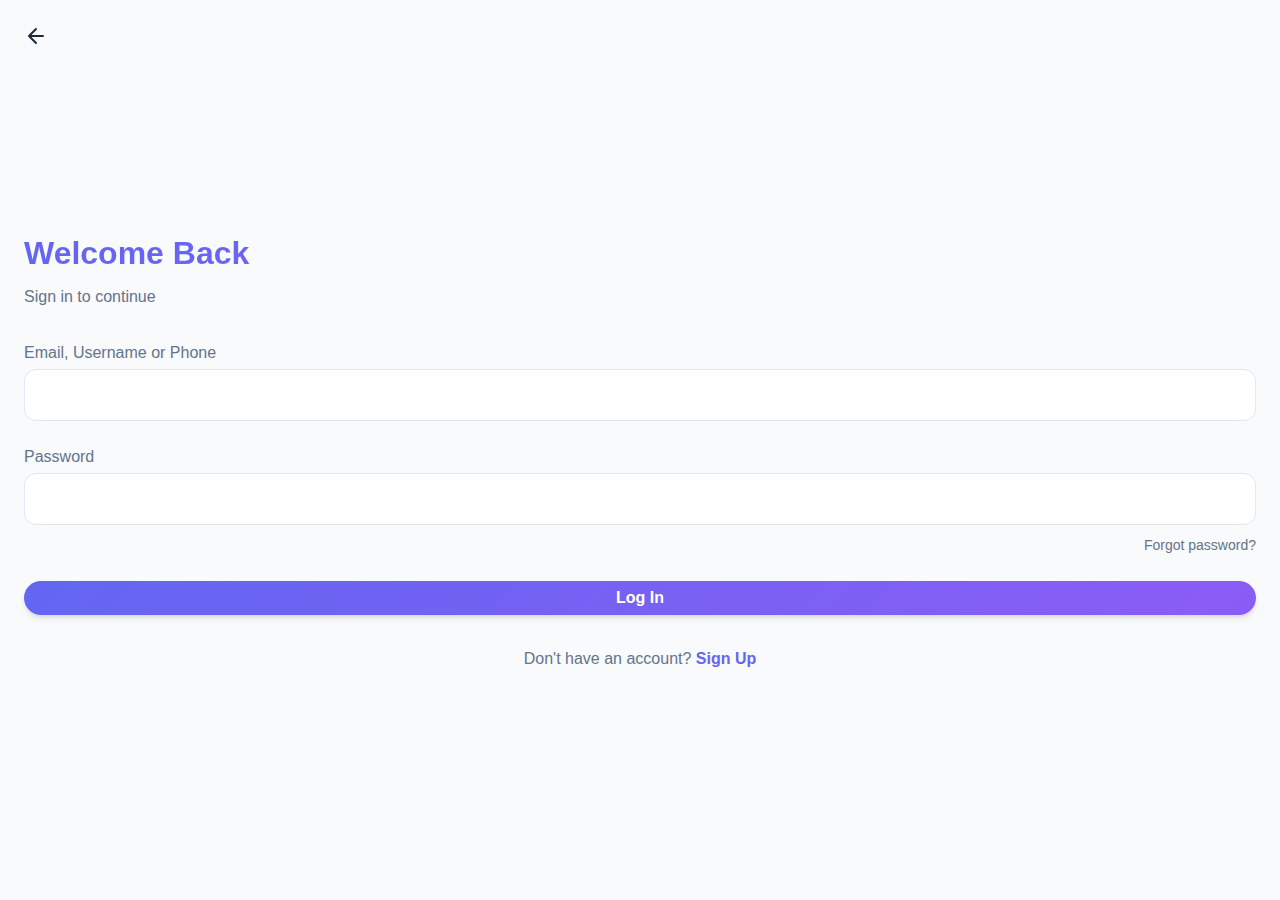
<file: Web Front End Files/index.html>
<!DOCTYPE html>
<html lang="en">
<head>
    <meta charset="UTF-8">
    <meta name="viewport" content="width=device-width, initial-scale=1.0">
    <title>Indigo - Social Media</title>
    <script src="js/utils.js"></script>
    <script src="js/router.js"></script>
    <script>
        // Immediate redirect logic
        const user = localStorage.getItem('currentUser');
        if (!user) {
            window.location.href = 'auth/login.html';
        } else {
            window.location.href = 'feed/feed.html';
        }
    </script>
</head>
<body>
    <!-- Fallback if JS disabled or slow -->
    <p>Redirecting...</p>
</body>
</html>
</file>
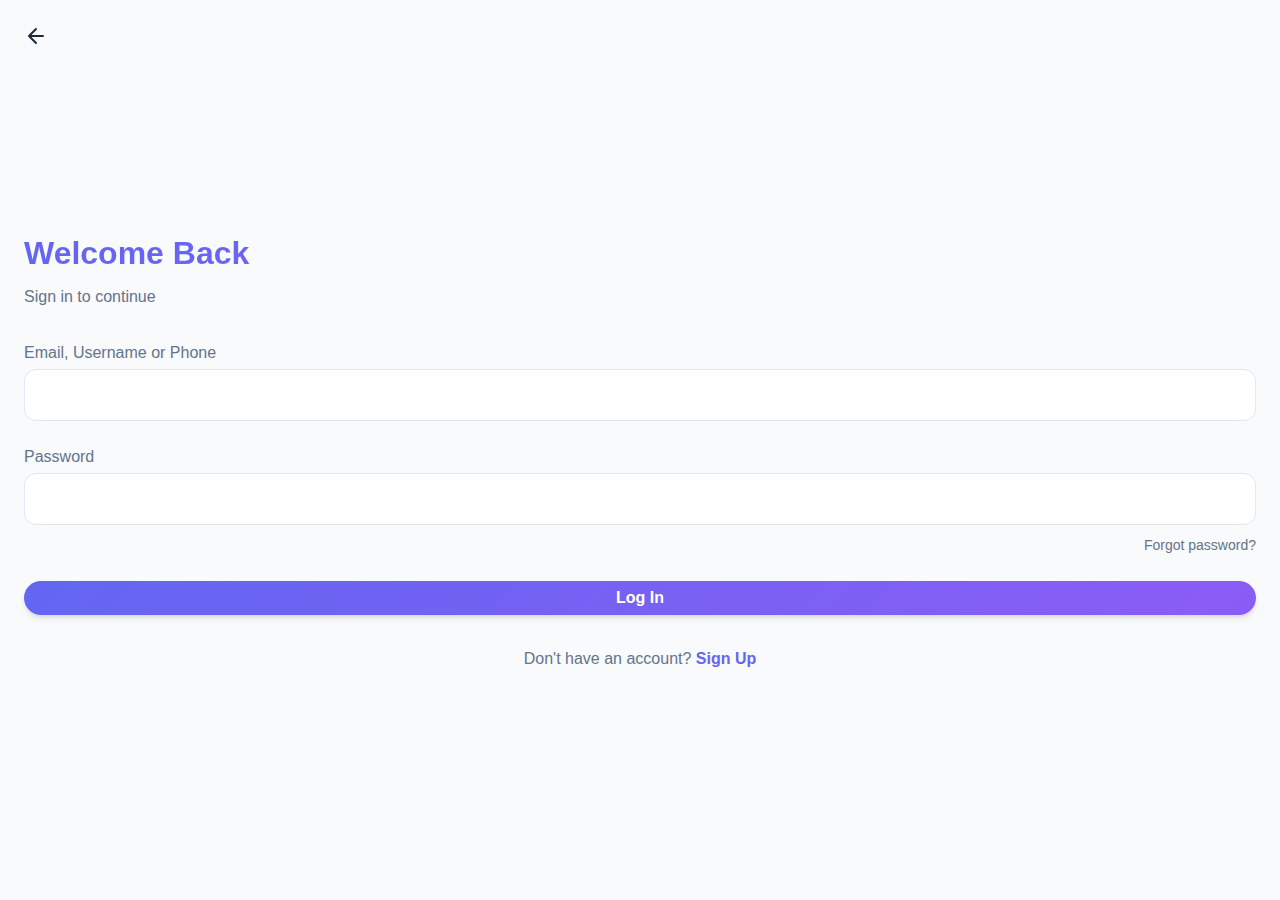
<file: Web Front End Files/auth/login.html>
<!DOCTYPE html>
<html lang="en">
<head>
    <meta charset="UTF-8">
    <meta name="viewport" content="width=device-width, initial-scale=1.0">
    <title>Login - Indigo</title>
    <link rel="stylesheet" href="../css/variables.css">
    <link rel="stylesheet" href="../css/base.css">
    <link rel="stylesheet" href="../css/dark.css">
    <link rel="stylesheet" href="../css/mood.css">
    <link rel="stylesheet" href="auth.css">
</head>
<body>
    <div class="auth-container">
        <a href="#" class="back-arrow" onclick="history.back()">
            <svg xmlns="http://www.w3.org/2000/svg" width="24" height="24" viewBox="0 0 24 24" fill="none" stroke="currentColor" stroke-width="2" stroke-linecap="round" stroke-linejoin="round"><path d="M19 12H5M12 19l-7-7 7-7"/></svg>
        </a>

        <div class="auth-header">
            <h1 class="auth-title text-gradient">Welcome Back</h1>
            <p class="auth-subtitle">Sign in to continue</p>
        </div>

        <form id="login-form">
            <div class="form-group">
                <label class="form-label">Email, Username or Phone</label>
                <input type="text" class="form-input" id="identifier" required>
            </div>
            
            <div class="form-group">
                <label class="form-label">Password</label>
                <input type="password" class="form-input" id="password" required>
                <div style="text-align: right; margin-top: 8px;">
                    <a href="#" style="font-size: 0.875rem; color: var(--text-secondary);">Forgot password?</a>
                </div>
            </div>

            <button type="submit" class="btn-primary" style="width: 100%;">Log In</button>
        </form>

        <div class="auth-footer">
            Don't have an account? <a href="register.html">Sign Up</a>
        </div>
    </div>

    <script src="../js/utils.js"></script>
    <script src="../js/theme.js"></script>
    <script src="login.js"></script>
</body>
</html>
</file>
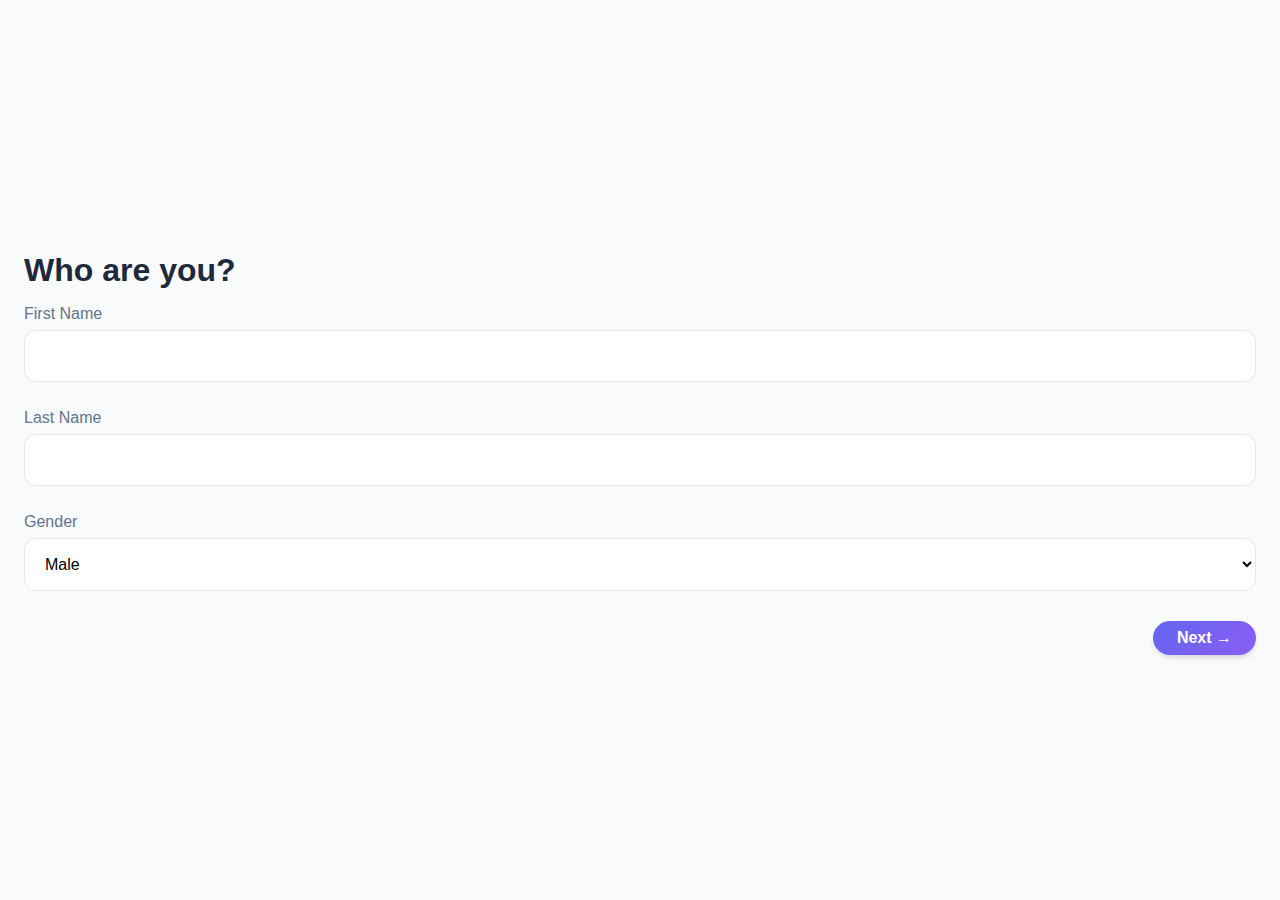
<file: Web Front End Files/auth/register.html>
<!DOCTYPE html>
<html lang="en">
<head>
    <meta charset="UTF-8">
    <meta name="viewport" content="width=device-width, initial-scale=1.0">
    <title>Register - Indigo</title>
    <link rel="stylesheet" href="../css/variables.css">
    <link rel="stylesheet" href="../css/base.css">
    <link rel="stylesheet" href="../css/dark.css">
    <link rel="stylesheet" href="../css/mood.css">
    <link rel="stylesheet" href="auth.css">
</head>
<body>
    <div class="auth-container">
        <div class="back-arrow" id="prev-step">
            <svg xmlns="http://www.w3.org/2000/svg" width="24" height="24" viewBox="0 0 24 24" fill="none" stroke="currentColor" stroke-width="2" stroke-linecap="round" stroke-linejoin="round"><path d="M19 12H5M12 19l-7-7 7-7"/></svg>
        </div>

        <form id="register-form">
            <!-- Step 1: Name & Gender -->
            <div class="step-container active" data-step="1">
                <h1 class="auth-title">Who are you?</h1>
                <div class="form-group">
                    <label class="form-label">First Name</label>
                    <input type="text" class="form-input" name="firstName" required>
                </div>
                <div class="form-group">
                    <label class="form-label">Last Name</label>
                    <input type="text" class="form-input" name="lastName" required>
                </div>
                <div class="form-group">
                    <label class="form-label">Gender</label>
                    <select class="form-input" name="gender">
                        <option value="male">Male</option>
                        <option value="female">Female</option>
                        <option value="other">Other</option>
                    </select>
                </div>
            </div>

            <!-- Step 2: Birthday & Place -->
            <div class="step-container" data-step="2">
                <h1 class="auth-title">When were you born?</h1>
                <div class="form-group">
                    <label class="form-label">Birthday</label>
                    <input type="date" class="form-input" name="birthday" required>
                </div>
                <div class="form-group">
                    <label class="form-label">Place of Birth</label>
                    <input type="text" class="form-input" name="birthplace">
                </div>
            </div>

            <!-- Step 3: Email -->
            <div class="step-container" data-step="3">
                <h1 class="auth-title">Your Email</h1>
                <div class="form-group">
                    <label class="form-label">Email Address</label>
                    <input type="email" class="form-input" name="email" required>
                </div>
            </div>

            <!-- Step 4: Password -->
            <div class="step-container" data-step="4">
                <h1 class="auth-title">Set Password</h1>
                <div class="form-group">
                    <label class="form-label">Password</label>
                    <input type="password" class="form-input" name="password" required>
                </div>
            </div>

            <!-- Step 5: Phone -->
            <div class="step-container" data-step="5">
                <h1 class="auth-title">Phone Number</h1>
                <div class="form-group">
                    <label class="form-label">Country</label>
                    <select class="form-input" name="country">
                        <option value="US">United States (+1)</option>
                        <option value="UK">United Kingdom (+44)</option>
                        <!-- Add more -->
                    </select>
                </div>
                <div class="form-group">
                    <label class="form-label">Phone</label>
                    <input type="tel" class="form-input" name="phone" required>
                </div>
            </div>

            <!-- Step 6: Username -->
            <div class="step-container" data-step="6">
                <h1 class="auth-title">Choose Username</h1>
                <div class="form-group">
                    <label class="form-label">Username</label>
                    <input type="text" class="form-input" name="username" required>
                </div>
            </div>

            <!-- Success -->
            <div class="step-container" data-step="success">
                <h1 class="auth-title text-gradient">Welcome!</h1>
                <p>Your account has been created successfully.</p>
                <div style="text-align: center; margin-top: 40px;">
                    <svg xmlns="http://www.w3.org/2000/svg" width="64" height="64" viewBox="0 0 24 24" fill="none" stroke="var(--success-color)" stroke-width="2" stroke-linecap="round" stroke-linejoin="round"><path d="M22 11.08V12a10 10 0 1 1-5.93-9.14"/><polyline points="22 4 12 14.01 9 11.01"/></svg>
                </div>
            </div>

            <div style="margin-top: 30px; display: flex; justify-content: flex-end;">
                <button type="button" class="btn-primary" id="next-btn">
                    Next <span style="margin-left: 5px;">&rarr;</span>
                </button>
            </div>
        </form>
    </div>

    <script src="../js/utils.js"></script>
    <script src="../js/theme.js"></script>
    <script src="register.js"></script>
</body>
</html>
</file>
<file: Web Front End Files/css/variables.css>
:root {
    /* Main Color System - Indigo/Violet/Soft Blue */
    --primary-color: #6366f1; /* Indigo 500 */
    --primary-hover: #4f46e5; /* Indigo 600 */
    --secondary-color: #8b5cf6; /* Violet 500 */
    --accent-color: #3b82f6; /* Blue 500 */
    
    --bg-color: #f8fafc; /* Slate 50 */
    --surface-color: #ffffff;
    --text-main: #1e293b; /* Slate 800 */
    --text-secondary: #64748b; /* Slate 500 */
    --border-color: #e2e8f0; /* Slate 200 */
    
    --success-color: #10b981;
    --error-color: #ef4444;
    --warning-color: #f59e0b;

    /* Gradients */
    --primary-gradient: linear-gradient(135deg, #6366f1 0%, #8b5cf6 100%);
    --glass-bg: rgba(255, 255, 255, 0.7);
    --glass-border: rgba(255, 255, 255, 0.5);

    /* Spacing & Radius */
    --radius-sm: 8px;
    --radius-md: 12px;
    --radius-lg: 20px;
    --radius-full: 9999px;
    
    --spacing-xs: 4px;
    --spacing-sm: 8px;
    --spacing-md: 16px;
    --spacing-lg: 24px;
    --spacing-xl: 32px;

    /* Shadows */
    --shadow-sm: 0 1px 2px 0 rgb(0 0 0 / 0.05);
    --shadow-md: 0 4px 6px -1px rgb(0 0 0 / 0.1), 0 2px 4px -2px rgb(0 0 0 / 0.1);
    --shadow-lg: 0 10px 15px -3px rgb(0 0 0 / 0.1), 0 4px 6px -4px rgb(0 0 0 / 0.1);
    
    /* Transitions */
    --transition-fast: 0.2s ease;
    --transition-normal: 0.3s ease;
}

/* Dark Mode Variables */
[data-theme="dark"] {
    --bg-color: #0f172a; /* Slate 900 */
    --surface-color: #1e293b; /* Slate 800 */
    --text-main: #f1f5f9; /* Slate 100 */
    --text-secondary: #94a3b8; /* Slate 400 */
    --border-color: #334155; /* Slate 700 */
    
    --glass-bg: rgba(30, 41, 59, 0.7);
    --glass-border: rgba(255, 255, 255, 0.1);
}

/* Mood Mode Variables (Example: Sunset/Warm) */
[data-theme="mood"] {
    --primary-color: #f43f5e; /* Rose 500 */
    --primary-hover: #e11d48; /* Rose 600 */
    --secondary-color: #f97316; /* Orange 500 */
    --bg-color: #fff1f2; /* Rose 50 */
    --surface-color: #ffffff;
    
    --primary-gradient: linear-gradient(135deg, #f43f5e 0%, #f97316 100%);
}
</file>
<file: Web Front End Files/css/base.css>
* {
    margin: 0;
    padding: 0;
    box-sizing: border-box;
    -webkit-tap-highlight-color: transparent;
}

body {
    font-family: 'Inter', -apple-system, BlinkMacSystemFont, "Segoe UI", Roboto, Helvetica, Arial, sans-serif;
    background-color: var(--bg-color);
    color: var(--text-main);
    line-height: 1.5;
    transition: background-color var(--transition-normal), color var(--transition-normal);
    overflow-x: hidden;
}

a {
    text-decoration: none;
    color: inherit;
}

button, input, textarea, select {
    font-family: inherit;
    font-size: 1rem;
    outline: none;
}

button {
    cursor: pointer;
    border: none;
    background: none;
}

ul {
    list-style: none;
}

img {
    max-width: 100%;
    display: block;
}

/* Utilities */
.container {
    max-width: 600px; /* Mobile-first/App-like width */
    margin: 0 auto;
    padding: 0 var(--spacing-md);
    min-height: 100vh;
    position: relative;
    padding-bottom: 80px; /* Space for bottom nav */
}

.glass-panel {
    background: var(--glass-bg);
    backdrop-filter: blur(12px);
    -webkit-backdrop-filter: blur(12px);
    border: 1px solid var(--glass-border);
    border-radius: var(--radius-lg);
}

.btn-primary {
    background: var(--primary-gradient);
    color: white;
    padding: var(--spacing-sm) var(--spacing-lg);
    border-radius: var(--radius-full);
    font-weight: 600;
    transition: transform var(--transition-fast), box-shadow var(--transition-fast);
    box-shadow: var(--shadow-md);
}

.btn-primary:active {
    transform: scale(0.98);
}

.btn-icon {
    width: 40px;
    height: 40px;
    border-radius: 50%;
    display: flex;
    align-items: center;
    justify-content: center;
    transition: background-color var(--transition-fast);
}

.btn-icon:hover {
    background-color: rgba(0,0,0,0.05);
}

.text-gradient {
    background: var(--primary-gradient);
    /* -webkit-background-clip: text; */
    background-clip: text;
    -webkit-text-fill-color: transparent;
}

.hidden {
    display: none !important;
}

/* Animations */
@keyframes fadeIn {
    from { opacity: 0; transform: translateY(10px); }
    to { opacity: 1; transform: translateY(0); }
}

.animate-fade-in {
    animation: fadeIn 0.4s ease-out forwards;
}
</file>
<file: Web Front End Files/css/dark.css>
/* Dark mode specific overrides if variables aren't enough */
[data-theme="dark"] .btn-icon:hover {
    background-color: rgba(255,255,255,0.1);
}

[data-theme="dark"] input, 
[data-theme="dark"] textarea {
    background-color: var(--surface-color);
    color: var(--text-main);
    border-color: var(--border-color);
}
</file>
<file: Web Front End Files/css/mood.css>
/* Mood theme specific overrides */
[data-theme="mood"] body {
    background-image: linear-gradient(to bottom right, #fff1f2, #fff7ed);
    background-attachment: fixed;
}
</file>
<file: Web Front End Files/auth/auth.css>
.auth-container {
    display: flex;
    flex-direction: column;
    min-height: 100vh;
    padding: var(--spacing-lg);
    justify-content: center;
}

.auth-header {
    margin-bottom: var(--spacing-xl);
}

.auth-title {
    font-size: 2rem;
    font-weight: 800;
    margin-bottom: var(--spacing-sm);
}

.auth-subtitle {
    color: var(--text-secondary);
}

.form-group {
    margin-bottom: var(--spacing-lg);
}

.form-label {
    display: block;
    margin-bottom: var(--spacing-xs);
    font-weight: 500;
    color: var(--text-secondary);
}

.form-input {
    width: 100%;
    padding: var(--spacing-md);
    border: 1px solid var(--border-color);
    border-radius: var(--radius-md);
    background: var(--surface-color);
    transition: border-color var(--transition-fast);
}

.form-input:focus {
    border-color: var(--primary-color);
}

.auth-footer {
    margin-top: var(--spacing-xl);
    text-align: center;
    color: var(--text-secondary);
}

.auth-footer a {
    color: var(--primary-color);
    font-weight: 600;
}

/* Register Steps */
.step-container {
    display: none;
}

.step-container.active {
    display: block;
    animation: slideIn 0.3s ease-out;
}

@keyframes slideIn {
    from { opacity: 0; transform: translateX(20px); }
    to { opacity: 1; transform: translateX(0); }
}

.back-arrow {
    position: absolute;
    top: var(--spacing-lg);
    left: var(--spacing-lg);
    cursor: pointer;
}
</file>
